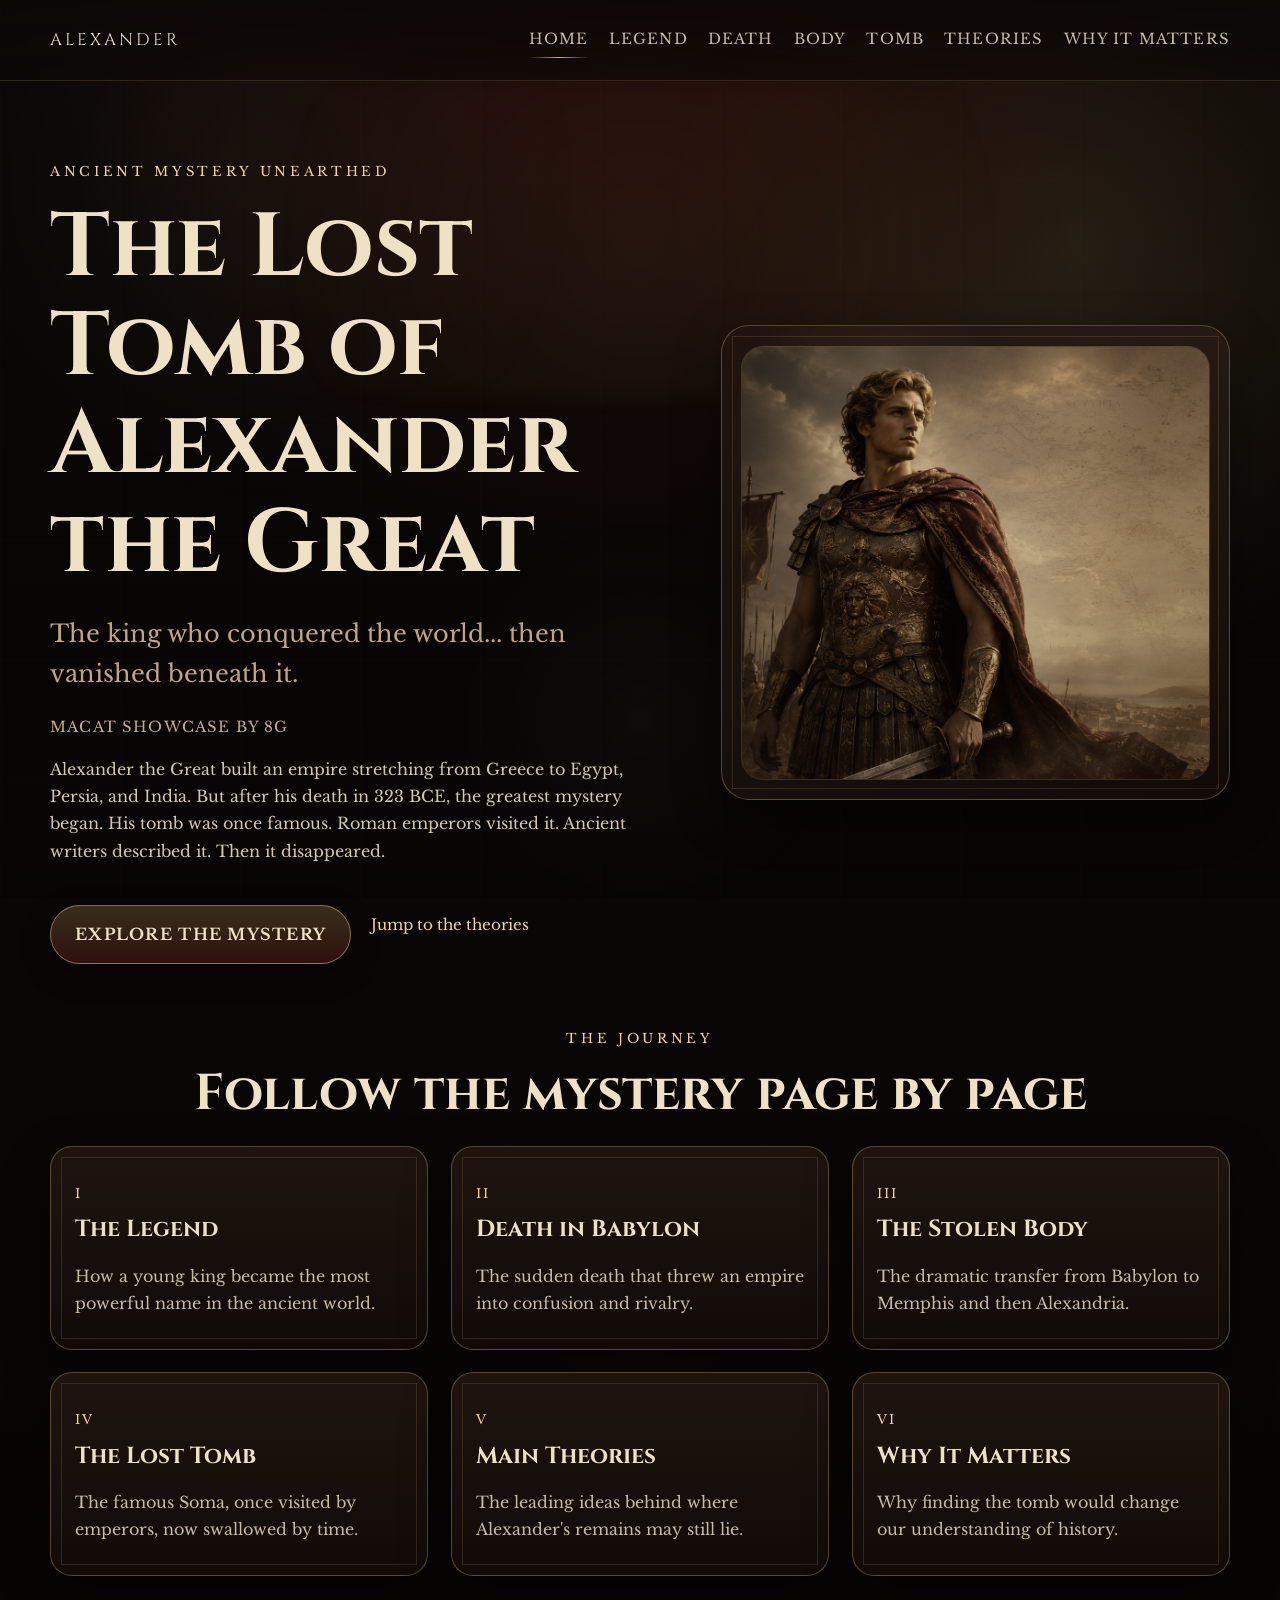
<file: index.html>
<!DOCTYPE html>
<html lang="en">
<head>
  <meta charset="UTF-8" />
  <meta name="viewport" content="width=device-width, initial-scale=1.0" />
  <title>MACAT Showcase 8G</title>
  <link rel="preconnect" href="https://fonts.googleapis.com" />
  <link rel="preconnect" href="https://fonts.gstatic.com" crossorigin />
  <link href="https://fonts.googleapis.com/css2?family=Cinzel:wght@400;600;700&family=Libre+Baskerville:wght@400;700&display=swap" rel="stylesheet" />
  <link rel="stylesheet" href="styles.css" />
</head>
<body data-page="home">
  <div class="page-shell">
    <div class="texture texture-top" aria-hidden="true"></div>
    <div class="texture texture-bottom" aria-hidden="true"></div>

    <header class="site-header">
      <nav class="site-nav">
        <a class="brand" href="index.html">Alexander</a>
        <button class="nav-toggle" type="button" aria-expanded="false" aria-controls="nav-links">
          <span></span>
          <span></span>
          <span></span>
          <span class="sr-only">Toggle navigation</span>
        </button>
        <div class="nav-links" id="nav-links">
          <a href="index.html" data-page-link="home">Home</a>
          <a href="legend.html" data-page-link="legend">Legend</a>
          <a href="death-in-babylon.html" data-page-link="death">Death</a>
          <a href="stolen-body.html" data-page-link="body">Body</a>
          <a href="lost-tomb.html" data-page-link="tomb">Tomb</a>
          <a href="theories.html" data-page-link="theories">Theories</a>
          <a href="why-it-matters.html" data-page-link="meaning">Why It Matters</a>
        </div>
      </nav>
    </header>

    <main>
      <section class="hero section page-hero">
        <div class="hero-copy reveal">
          <p class="eyebrow">Ancient Mystery Unearthed</p>
          <h1>The Lost Tomb of Alexander the Great</h1>
          <p class="subtitle">The king who conquered the world... then vanished beneath it.</p>
          <p class="intro-text">MACAT Showcase by 8G</p>
          <p class="intro">Alexander the Great built an empire stretching from Greece to Egypt, Persia, and India. But after his death in 323 BCE, the greatest mystery began. His tomb was once famous. Roman emperors visited it. Ancient writers described it. Then it disappeared.</p>
          <div class="cta-row">
            <a class="cta" href="legend.html">Explore the Mystery</a>
            <a class="text-link" href="theories.html">Jump to the theories</a>
          </div>
        </div>
        <div class="hero-visual reveal" aria-label="Decorative ancient map illustration placeholder">
          <div class="map-card">
            <div class="map-grid"></div>
            <div class="map-image-frame">
              <img
                class="map-image"
                src="static/cover_img_alexander.png"
                alt="Illustrated portrait of Alexander the Great before an ancient map and city skyline"
              />
            </div>
          </div>
        </div>
      </section>

      <section class="section reveal">
        <div class="section-heading centered">
          <p class="eyebrow">The Journey</p>
          <h2>Follow the mystery page by page</h2>
        </div>
        <div class="chapter-grid">
          <a class="chapter-card" href="legend.html">
            <span class="chapter-number">I</span>
            <h3>The Legend</h3>
            <p>How a young king became the most powerful name in the ancient world.</p>
          </a>
          <a class="chapter-card" href="death-in-babylon.html">
            <span class="chapter-number">II</span>
            <h3>Death in Babylon</h3>
            <p>The sudden death that threw an empire into confusion and rivalry.</p>
          </a>
          <a class="chapter-card" href="stolen-body.html">
            <span class="chapter-number">III</span>
            <h3>The Stolen Body</h3>
            <p>The dramatic transfer from Babylon to Memphis and then Alexandria.</p>
          </a>
          <a class="chapter-card" href="lost-tomb.html">
            <span class="chapter-number">IV</span>
            <h3>The Lost Tomb</h3>
            <p>The famous Soma, once visited by emperors, now swallowed by time.</p>
          </a>
          <a class="chapter-card" href="theories.html">
            <span class="chapter-number">V</span>
            <h3>Main Theories</h3>
            <p>The leading ideas behind where Alexander's remains may still lie.</p>
          </a>
          <a class="chapter-card" href="why-it-matters.html">
            <span class="chapter-number">VI</span>
            <h3>Why It Matters</h3>
            <p>Why finding the tomb would change our understanding of history.</p>
          </a>
        </div>
      </section>
    </main>
  </div>

  <script src="script.js"></script>
</body>
</html>
</file>
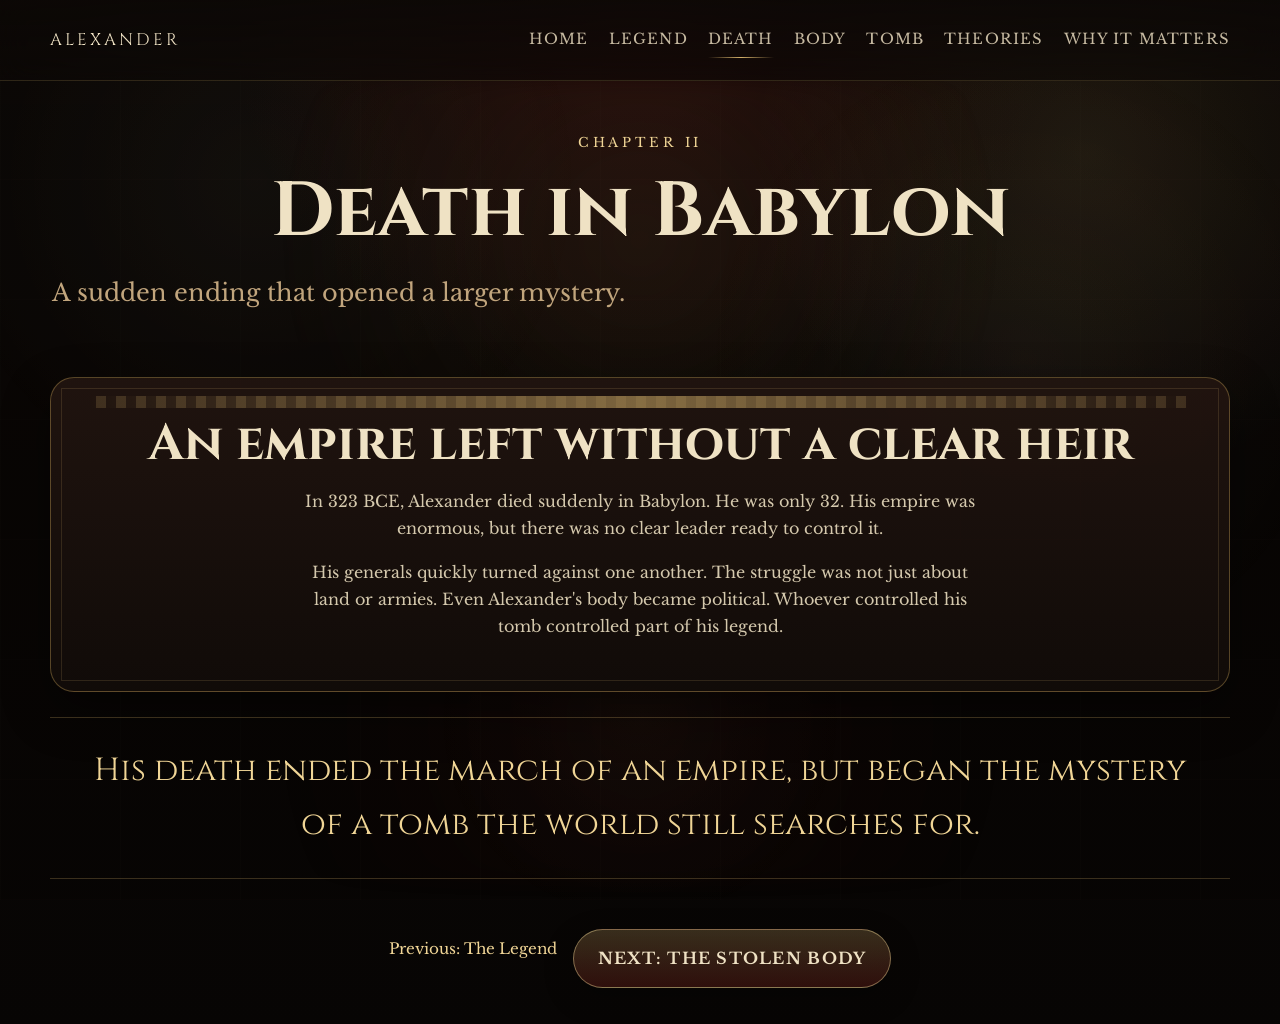
<file: death-in-babylon.html>
<!DOCTYPE html>
<html lang="en">
<head>
  <meta charset="UTF-8" />
  <meta name="viewport" content="width=device-width, initial-scale=1.0" />
  <title>Death in Babylon | The Lost Tomb of Alexander the Great</title>
  <link rel="preconnect" href="https://fonts.googleapis.com" />
  <link rel="preconnect" href="https://fonts.gstatic.com" crossorigin />
  <link href="https://fonts.googleapis.com/css2?family=Cinzel:wght@400;600;700&family=Libre+Baskerville:wght@400;700&display=swap" rel="stylesheet" />
  <link rel="stylesheet" href="styles.css" />
</head>
<body data-page="death">
  <div class="page-shell">
    <div class="texture texture-top" aria-hidden="true"></div>
    <div class="texture texture-bottom" aria-hidden="true"></div>
    <header class="site-header">
      <nav class="site-nav">
        <a class="brand" href="index.html">Alexander</a>
        <button class="nav-toggle" type="button" aria-expanded="false" aria-controls="nav-links">
          <span></span><span></span><span></span><span class="sr-only">Toggle navigation</span>
        </button>
        <div class="nav-links" id="nav-links">
          <a href="index.html" data-page-link="home">Home</a>
          <a href="legend.html" data-page-link="legend">Legend</a>
          <a href="death-in-babylon.html" data-page-link="death">Death</a>
          <a href="stolen-body.html" data-page-link="body">Body</a>
          <a href="lost-tomb.html" data-page-link="tomb">Tomb</a>
          <a href="theories.html" data-page-link="theories">Theories</a>
          <a href="why-it-matters.html" data-page-link="meaning">Why It Matters</a>
        </div>
      </nav>
    </header>
    <main class="story-page">
      <section class="page-banner section reveal">
        <p class="eyebrow">Chapter II</p>
        <h1>Death in Babylon</h1>
        <p class="subtitle">A sudden ending that opened a larger mystery.</p>
      </section>
      <section class="content-panel section reveal">
        <div class="section-heading">
          <h2>An empire left without a clear heir</h2>
        </div>
        <p>In 323 BCE, Alexander died suddenly in Babylon. He was only 32. His empire was enormous, but there was no clear leader ready to control it.</p>
        <p>His generals quickly turned against one another. The struggle was not just about land or armies. Even Alexander's body became political. Whoever controlled his tomb controlled part of his legend.</p>
      </section>
      <section class="quote-panel section reveal">
        <p>His death ended the march of an empire, but began the mystery of a tomb the world still searches for.
        </p>
      </section>
      <section class="page-nav section reveal">
        <a class="text-link" href="legend.html">Previous: The Legend</a>
        <a class="cta" href="stolen-body.html">Next: The Stolen Body</a>
      </section>
    </main>
  </div>
  <script src="script.js"></script>
</body>
</html>
</file>
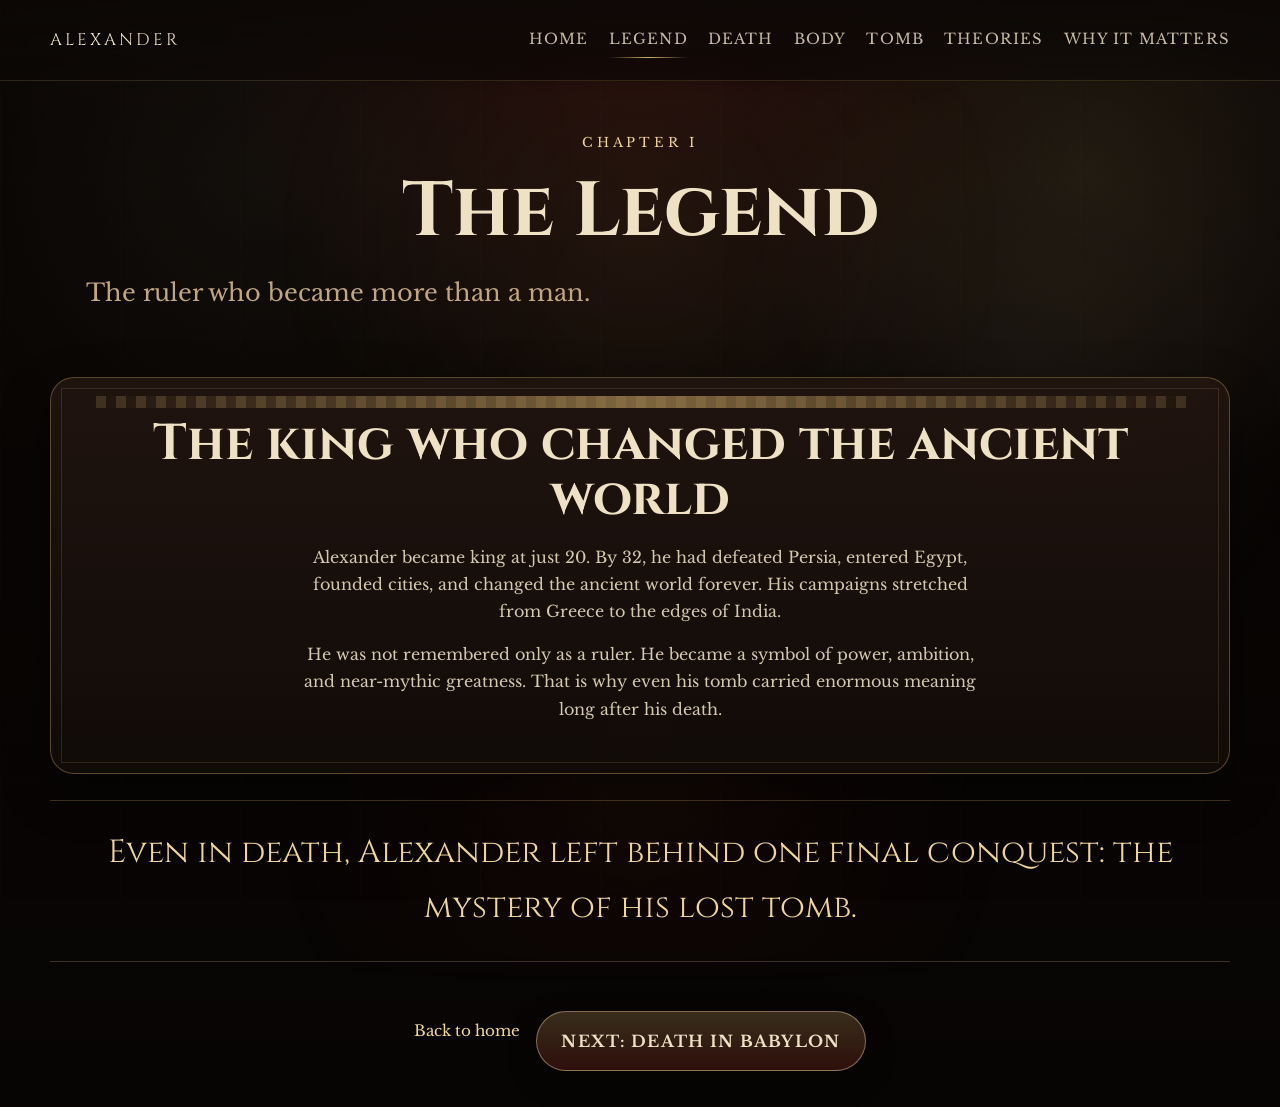
<file: legend.html>
<!DOCTYPE html>
<html lang="en">
<head>
  <meta charset="UTF-8" />
  <meta name="viewport" content="width=device-width, initial-scale=1.0" />
  <title>The Legend | The Lost Tomb of Alexander the Great</title>
  <link rel="preconnect" href="https://fonts.googleapis.com" />
  <link rel="preconnect" href="https://fonts.gstatic.com" crossorigin />
  <link href="https://fonts.googleapis.com/css2?family=Cinzel:wght@400;600;700&family=Libre+Baskerville:wght@400;700&display=swap" rel="stylesheet" />
  <link rel="stylesheet" href="styles.css" />
</head>
<body data-page="legend">
  <div class="page-shell">
    <div class="texture texture-top" aria-hidden="true"></div>
    <div class="texture texture-bottom" aria-hidden="true"></div>
    <header class="site-header">
      <nav class="site-nav">
        <a class="brand" href="index.html">Alexander</a>
        <button class="nav-toggle" type="button" aria-expanded="false" aria-controls="nav-links">
          <span></span><span></span><span></span><span class="sr-only">Toggle navigation</span>
        </button>
        <div class="nav-links" id="nav-links">
          <a href="index.html" data-page-link="home">Home</a>
          <a href="legend.html" data-page-link="legend">Legend</a>
          <a href="death-in-babylon.html" data-page-link="death">Death</a>
          <a href="stolen-body.html" data-page-link="body">Body</a>
          <a href="lost-tomb.html" data-page-link="tomb">Tomb</a>
          <a href="theories.html" data-page-link="theories">Theories</a>
          <a href="why-it-matters.html" data-page-link="meaning">Why It Matters</a>
        </div>
      </nav>
    </header>
    <main class="story-page">
      <section class="page-banner section reveal">
        <p class="eyebrow">Chapter I</p>
        <h1>The Legend</h1>
        <p class="subtitle">The ruler who became more than a man.</p>
      </section>
      <section class="content-panel section reveal">
        <div class="section-heading">
          <h2>The king who changed the ancient world</h2>
        </div>
        <p>Alexander became king at just 20. By 32, he had defeated Persia, entered Egypt, founded cities, and changed the ancient world forever. His campaigns stretched from Greece to the edges of India.</p>
        <p>He was not remembered only as a ruler. He became a symbol of power, ambition, and near-mythic greatness. That is why even his tomb carried enormous meaning long after his death.</p>
      </section>
      <section class="quote-panel section reveal">
        <p>Even in death, Alexander left behind one final conquest: the mystery of his lost tomb.
          </p>
      </section>
      <section class="page-nav section reveal">
        <a class="text-link" href="index.html">Back to home</a>
        <a class="cta" href="death-in-babylon.html">Next: Death in Babylon</a>
      </section>
    </main>
  </div>
  <script src="script.js"></script>
</body>
</html>
</file>
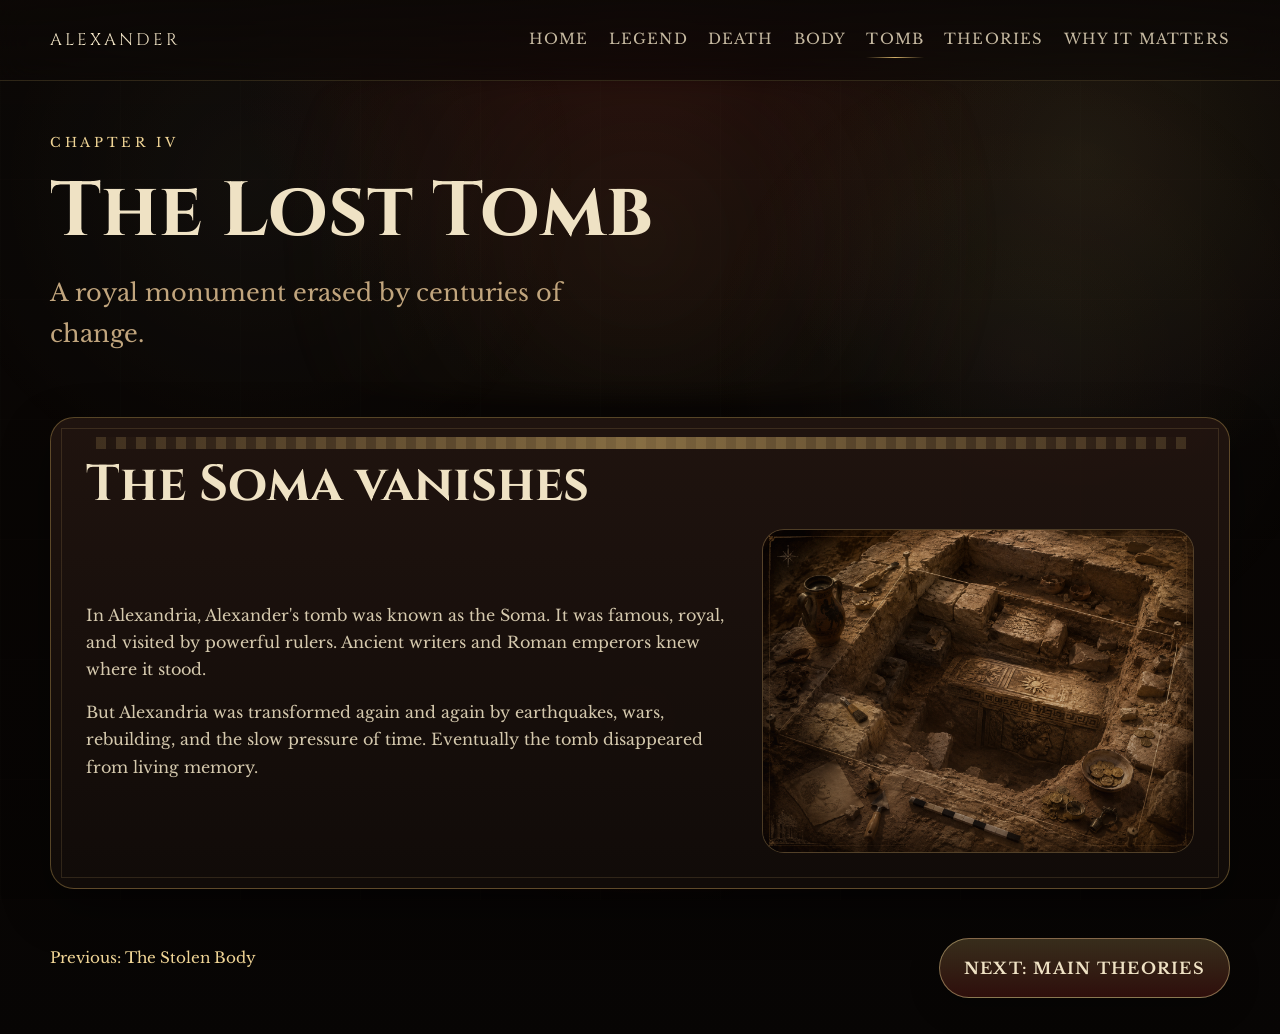
<file: lost-tomb.html>
<!DOCTYPE html>
<html lang="en">
<head>
  <meta charset="UTF-8" />
  <meta name="viewport" content="width=device-width, initial-scale=1.0" />
  <title>The Lost Tomb | The Lost Tomb of Alexander the Great</title>
  <link rel="preconnect" href="https://fonts.googleapis.com" />
  <link rel="preconnect" href="https://fonts.gstatic.com" crossorigin />
  <link href="https://fonts.googleapis.com/css2?family=Cinzel:wght@400;600;700&family=Libre+Baskerville:wght@400;700&display=swap" rel="stylesheet" />
  <link rel="stylesheet" href="styles.css" />
</head>
<body data-page="tomb">
  <div class="page-shell">
    <div class="texture texture-top" aria-hidden="true"></div>
    <div class="texture texture-bottom" aria-hidden="true"></div>
    <header class="site-header">
      <nav class="site-nav">
        <a class="brand" href="index.html">Alexander</a>
        <button class="nav-toggle" type="button" aria-expanded="false" aria-controls="nav-links">
          <span></span><span></span><span></span><span class="sr-only">Toggle navigation</span>
        </button>
        <div class="nav-links" id="nav-links">
          <a href="index.html" data-page-link="home">Home</a>
          <a href="legend.html" data-page-link="legend">Legend</a>
          <a href="death-in-babylon.html" data-page-link="death">Death</a>
          <a href="stolen-body.html" data-page-link="body">Body</a>
          <a href="lost-tomb.html" data-page-link="tomb">Tomb</a>
          <a href="theories.html" data-page-link="theories">Theories</a>
          <a href="why-it-matters.html" data-page-link="meaning">Why It Matters</a>
        </div>
      </nav>
    </header>
    <main class="story-page">
      <section class="page-banner section reveal">
        <p class="eyebrow">Chapter IV</p>
        <h1>The Lost Tomb</h1>
        <p class="subtitle">A royal monument erased by centuries of change.</p>
      </section>
      <section class="content-panel section reveal">
        <div class="section-heading">
          <h2>The Soma vanishes</h2>
        </div>
        <div class="split-layout">
          <div>
            <p>In Alexandria, Alexander's tomb was known as the Soma. It was famous, royal, and visited by powerful rulers. Ancient writers and Roman emperors knew where it stood.</p>
            <p>But Alexandria was transformed again and again by earthquakes, wars, rebuilding, and the slow pressure of time. Eventually the tomb disappeared from living memory.</p>
          </div>
          <div class="artifact-plate-frame">
            <img
              class="artifact-plate-image"
              src="static/excavation_plate.png"
              alt="Excavation plate style illustration related to the search for Alexander's tomb"
            />
          </div>
        </div>
      </section>
      <section class="page-nav section reveal">
        <a class="text-link" href="stolen-body.html">Previous: The Stolen Body</a>
        <a class="cta" href="theories.html">Next: Main Theories</a>
      </section>
    </main>
  </div>
  <script src="script.js"></script>
</body>
</html>
</file>
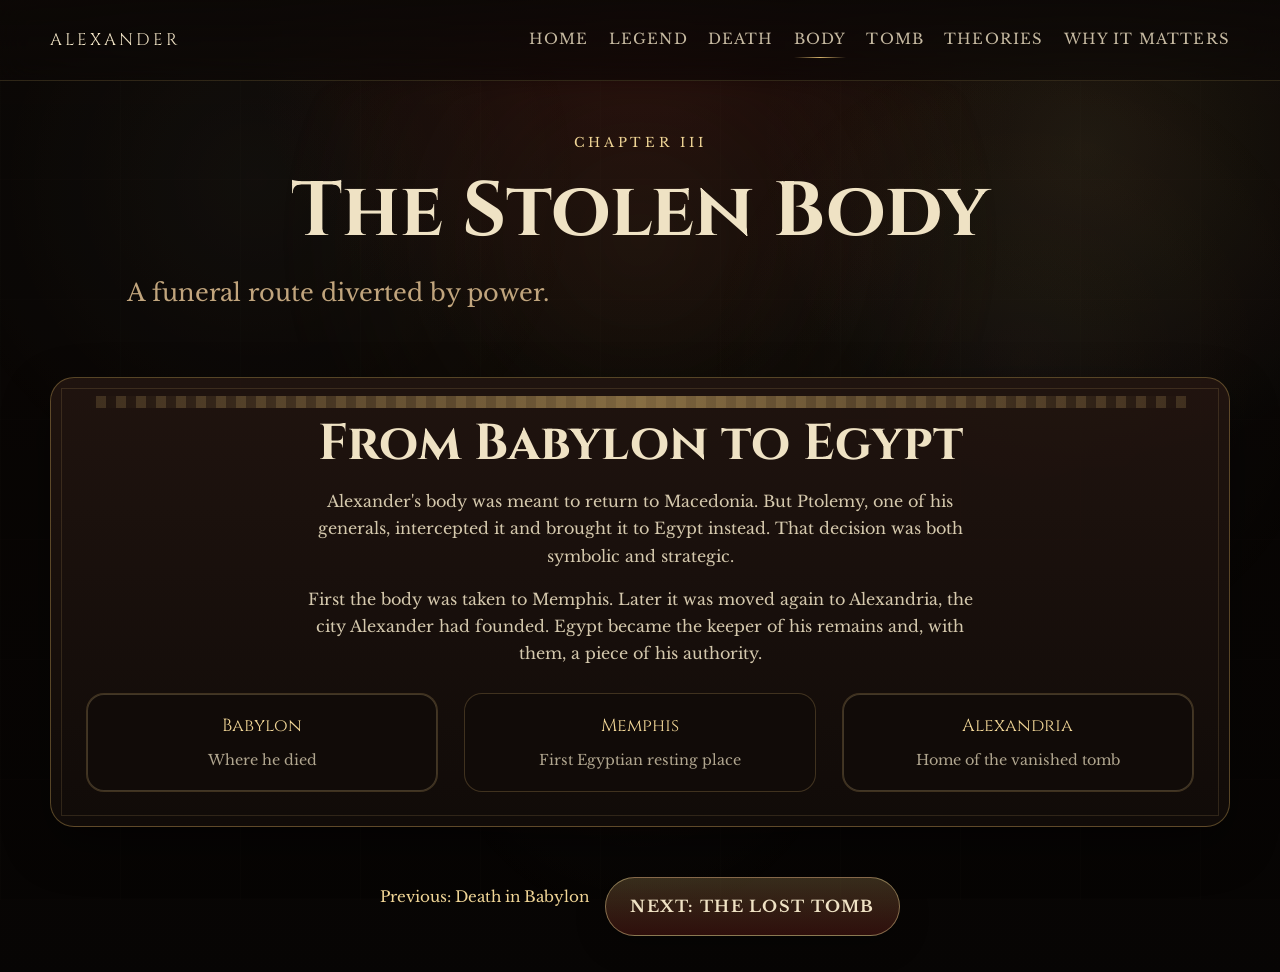
<file: stolen-body.html>
<!DOCTYPE html>
<html lang="en">
<head>
  <meta charset="UTF-8" />
  <meta name="viewport" content="width=device-width, initial-scale=1.0" />
  <title>The Stolen Body | The Lost Tomb of Alexander the Great</title>
  <link rel="preconnect" href="https://fonts.googleapis.com" />
  <link rel="preconnect" href="https://fonts.gstatic.com" crossorigin />
  <link href="https://fonts.googleapis.com/css2?family=Cinzel:wght@400;600;700&family=Libre+Baskerville:wght@400;700&display=swap" rel="stylesheet" />
  <link rel="stylesheet" href="styles.css" />
</head>
<body data-page="body">
  <div class="page-shell">
    <div class="texture texture-top" aria-hidden="true"></div>
    <div class="texture texture-bottom" aria-hidden="true"></div>
    <header class="site-header">
      <nav class="site-nav">
        <a class="brand" href="index.html">Alexander</a>
        <button class="nav-toggle" type="button" aria-expanded="false" aria-controls="nav-links">
          <span></span><span></span><span></span><span class="sr-only">Toggle navigation</span>
        </button>
        <div class="nav-links" id="nav-links">
          <a href="index.html" data-page-link="home">Home</a>
          <a href="legend.html" data-page-link="legend">Legend</a>
          <a href="death-in-babylon.html" data-page-link="death">Death</a>
          <a href="stolen-body.html" data-page-link="body">Body</a>
          <a href="lost-tomb.html" data-page-link="tomb">Tomb</a>
          <a href="theories.html" data-page-link="theories">Theories</a>
          <a href="why-it-matters.html" data-page-link="meaning">Why It Matters</a>
        </div>
      </nav>
    </header>
    <main class="story-page">
      <section class="page-banner section reveal">
        <p class="eyebrow">Chapter III</p>
        <h1>The Stolen Body</h1>
        <p class="subtitle">A funeral route diverted by power.</p>
      </section>
      <section class="content-panel section reveal">
        <div class="section-heading">
          <h2>From Babylon to Egypt</h2>
        </div>
        <p>Alexander's body was meant to return to Macedonia. But Ptolemy, one of his generals, intercepted it and brought it to Egypt instead. That decision was both symbolic and strategic.</p>
        <p>First the body was taken to Memphis. Later it was moved again to Alexandria, the city Alexander had founded. Egypt became the keeper of his remains and, with them, a piece of his authority.</p>
        <div class="route-card">
          <div class="route-step active">
            <span class="route-city">Babylon</span>
            <span class="route-note">Where he died</span>
          </div>
          <div class="route-line" aria-hidden="true"></div>
          <div class="route-step">
            <span class="route-city">Memphis</span>
            <span class="route-note">First Egyptian resting place</span>
          </div>
          <div class="route-line" aria-hidden="true"></div>
          <div class="route-step final">
            <span class="route-city">Alexandria</span>
            <span class="route-note">Home of the vanished tomb</span>
          </div>
        </div>
      </section>
      <section class="page-nav section reveal">
        <a class="text-link" href="death-in-babylon.html">Previous: Death in Babylon</a>
        <a class="cta" href="lost-tomb.html">Next: The Lost Tomb</a>
      </section>
    </main>
  </div>
  <script src="script.js"></script>
</body>
</html>
</file>
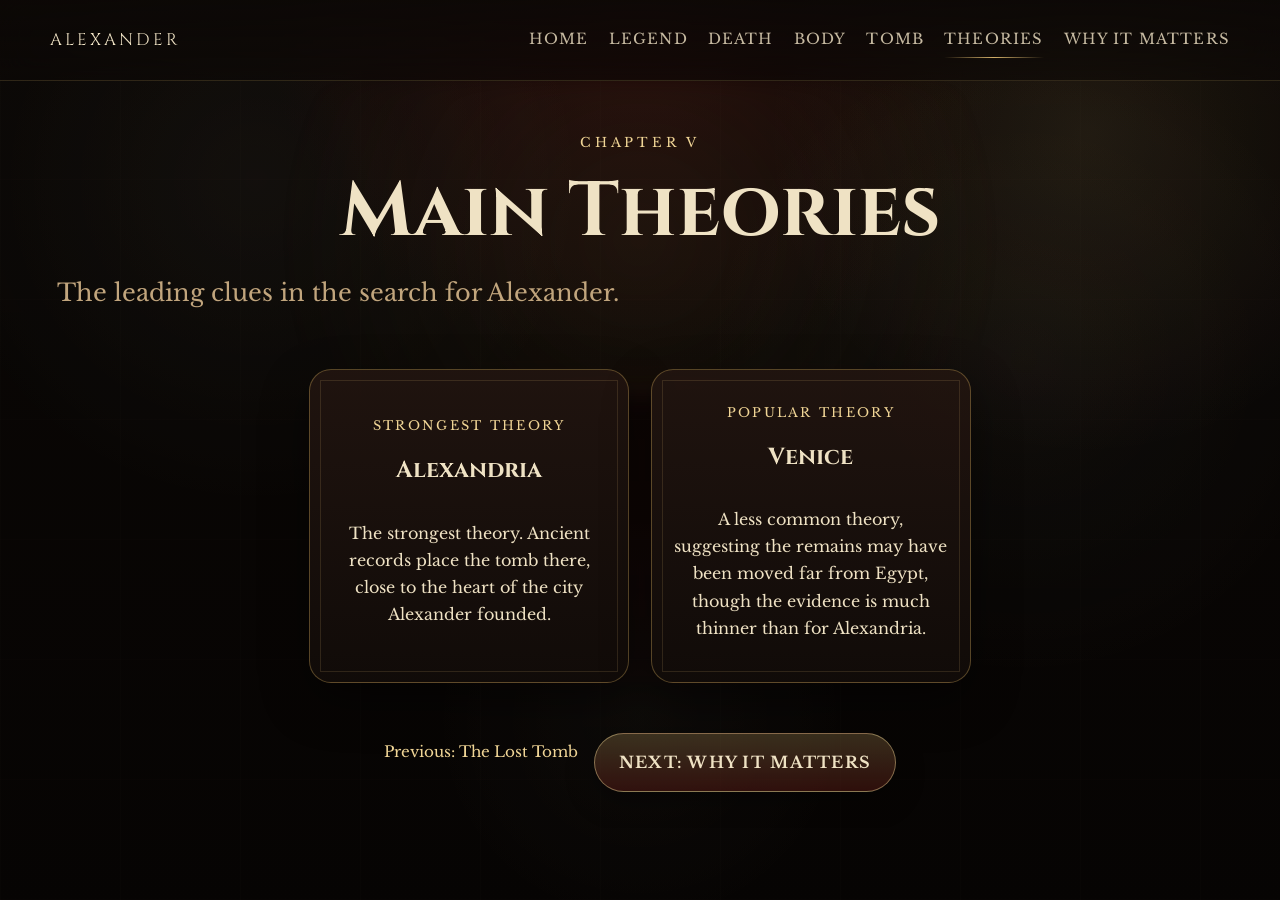
<file: theories.html>
<!DOCTYPE html>
<html lang="en">
<head>
  <meta charset="UTF-8" />
  <meta name="viewport" content="width=device-width, initial-scale=1.0" />
  <title>Main Theories | The Lost Tomb of Alexander the Great</title>
  <link rel="preconnect" href="https://fonts.googleapis.com" />
  <link rel="preconnect" href="https://fonts.gstatic.com" crossorigin />
  <link href="https://fonts.googleapis.com/css2?family=Cinzel:wght@400;600;700&family=Libre+Baskerville:wght@400;700&display=swap" rel="stylesheet" />
  <link rel="stylesheet" href="styles.css" />
</head>
<body data-page="theories">
  <div class="page-shell">
    <div class="texture texture-top" aria-hidden="true"></div>
    <div class="texture texture-bottom" aria-hidden="true"></div>
    <header class="site-header">
      <nav class="site-nav">
        <a class="brand" href="index.html">Alexander</a>
        <button class="nav-toggle" type="button" aria-expanded="false" aria-controls="nav-links">
          <span></span><span></span><span></span><span class="sr-only">Toggle navigation</span>
        </button>
        <div class="nav-links" id="nav-links">
          <a href="index.html" data-page-link="home">Home</a>
          <a href="legend.html" data-page-link="legend">Legend</a>
          <a href="death-in-babylon.html" data-page-link="death">Death</a>
          <a href="stolen-body.html" data-page-link="body">Body</a>
          <a href="lost-tomb.html" data-page-link="tomb">Tomb</a>
          <a href="theories.html" data-page-link="theories">Theories</a>
          <a href="why-it-matters.html" data-page-link="meaning">Why It Matters</a>
        </div>
      </nav>
    </header>
    <main class="story-page">
      <section class="page-banner section reveal">
        <p class="eyebrow">Chapter V</p>
        <h1>Main Theories</h1>
        <p class="subtitle">The leading clues in the search for Alexander.</p>
      </section>
      <section class="section reveal">
        <div class="theory-grid">
          <article class="theory-card theory-card-featured">
            <p class="theory-tag">Strongest Theory</p>
            <h3>Alexandria</h3>
            <p>The strongest theory. Ancient records place the tomb there, close to the heart of the city Alexander founded.</p>
          </article>
          <article class="theory-card">
            <p class="theory-tag">Popular Theory</p>
            <h3>Venice</h3>
            <p>A less common theory, suggesting the remains may have been moved far from Egypt, though the evidence is much thinner than for Alexandria.</p>
          </article>
        </div>
      </section>
      <section class="page-nav section reveal">
        <a class="text-link" href="lost-tomb.html">Previous: The Lost Tomb</a>
        <a class="cta" href="why-it-matters.html">Next: Why It Matters</a>
      </section>
    </main>
  </div>
  <script src="script.js"></script>
</body>
</html>
</file>
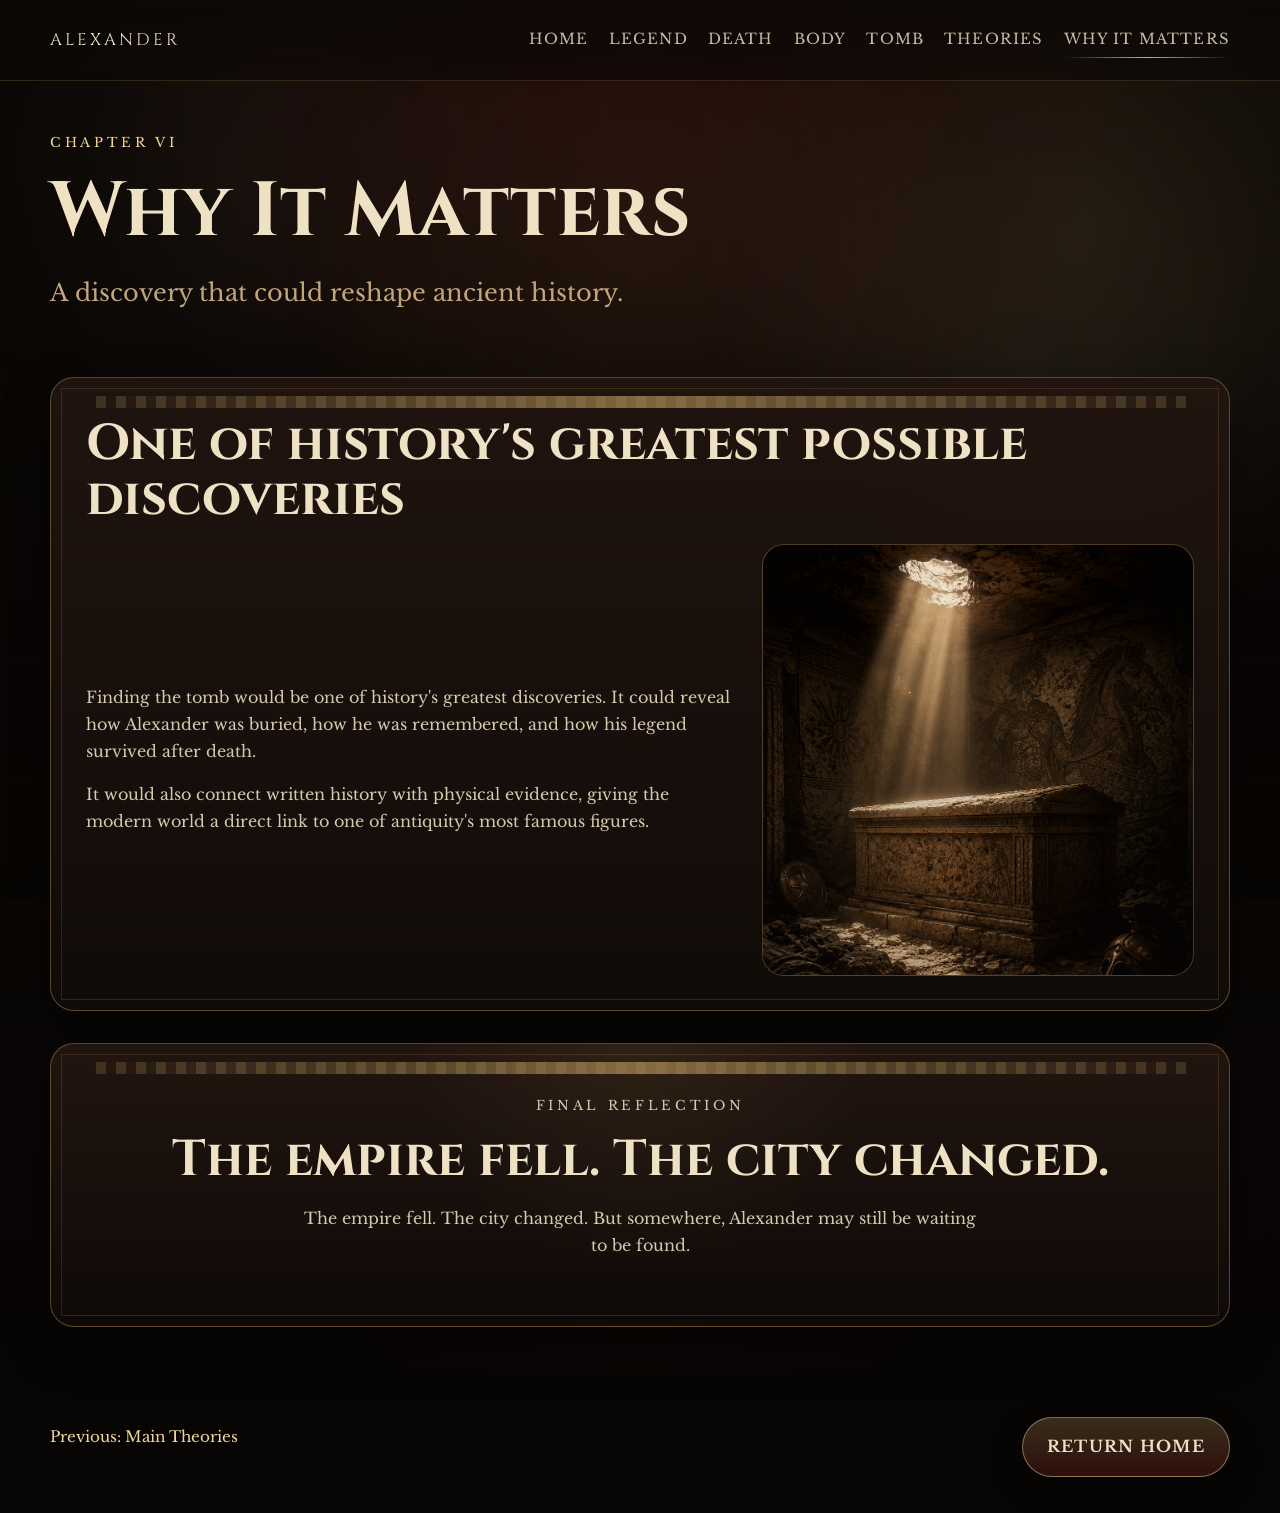
<file: why-it-matters.html>
<!DOCTYPE html>
<html lang="en">
<head>
  <meta charset="UTF-8" />
  <meta name="viewport" content="width=device-width, initial-scale=1.0" />
  <title>Why It Matters | The Lost Tomb of Alexander the Great</title>
  <link rel="preconnect" href="https://fonts.googleapis.com" />
  <link rel="preconnect" href="https://fonts.gstatic.com" crossorigin />
  <link href="https://fonts.googleapis.com/css2?family=Cinzel:wght@400;600;700&family=Libre+Baskerville:wght@400;700&display=swap" rel="stylesheet" />
  <link rel="stylesheet" href="styles.css" />
</head>
<body data-page="meaning">
  <div class="page-shell">
    <div class="texture texture-top" aria-hidden="true"></div>
    <div class="texture texture-bottom" aria-hidden="true"></div>
    <header class="site-header">
      <nav class="site-nav">
        <a class="brand" href="index.html">Alexander</a>
        <button class="nav-toggle" type="button" aria-expanded="false" aria-controls="nav-links">
          <span></span><span></span><span></span><span class="sr-only">Toggle navigation</span>
        </button>
        <div class="nav-links" id="nav-links">
          <a href="index.html" data-page-link="home">Home</a>
          <a href="legend.html" data-page-link="legend">Legend</a>
          <a href="death-in-babylon.html" data-page-link="death">Death</a>
          <a href="stolen-body.html" data-page-link="body">Body</a>
          <a href="lost-tomb.html" data-page-link="tomb">Tomb</a>
          <a href="theories.html" data-page-link="theories">Theories</a>
          <a href="why-it-matters.html" data-page-link="meaning">Why It Matters</a>
        </div>
      </nav>
    </header>
    <main class="story-page">
      <section class="page-banner section reveal">
        <p class="eyebrow">Chapter VI</p>
        <h1>Why It Matters</h1>
        <p class="subtitle">A discovery that could reshape ancient history.</p>
      </section>
      <section class="content-panel section reveal">
        <div class="section-heading">
          <h2>One of history's greatest possible discoveries</h2>
        </div>
        <div class="split-layout">
          <div>
            <p>Finding the tomb would be one of history's greatest discoveries. It could reveal how Alexander was buried, how he was remembered, and how his legend survived after death.</p>
            <p>It would also connect written history with physical evidence, giving the modern world a direct link to one of antiquity's most famous figures.</p>
          </div>
          <div class="discovery-image-frame">
            <img
              class="discovery-image"
              src="static/one-of-historys-img.png"
              alt="Dramatic tomb chamber illustration suggesting the scale of a possible historical discovery"
            />
          </div>
        </div>
      </section>
      <section class="final-panel section reveal">
        <div class="section-heading centered">
          <p class="eyebrow">Final Reflection</p>
          <h2>The empire fell. The city changed.</h2>
        </div>
        <p>The empire fell. The city changed. But somewhere, Alexander may still be waiting to be found.</p>
      </section>
      <section class="page-nav section reveal">
        <a class="text-link" href="theories.html">Previous: Main Theories</a>
        <a class="cta" href="index.html">Return Home</a>
      </section>
    </main>
  </div>
  <script src="script.js"></script>
</body>
</html>
</file>
<file: styles.css>
:root {
  --bg: #120d0a;
  --bg-deep: #090604;
  --panel: rgba(33, 21, 15, 0.82);
  --panel-strong: rgba(23, 14, 10, 0.9);
  --border: rgba(201, 162, 88, 0.38);
  --gold: #d3b06a;
  --gold-bright: #f0d596;
  --ivory: #efe2c4;
  --sand: #c1a57d;
  --red: #6f1f19;
  --shadow: 0 18px 48px rgba(0, 0, 0, 0.42);
  --max-width: 1180px;
  --nav-height: 80px;
  --section-gap: 2rem;
  --panel-padding-y: 2.15rem;
  --panel-padding-x: 2.2rem;
}

* {
  box-sizing: border-box;
}

html {
  scroll-behavior: smooth;
}

body {
  margin: 0;
  min-height: 100vh;
  color: var(--ivory);
  font-family: "Libre Baskerville", Georgia, serif;
  background:
    radial-gradient(circle at top, rgba(111, 31, 25, 0.28), transparent 34%),
    radial-gradient(circle at 85% 15%, rgba(211, 176, 106, 0.12), transparent 24%),
    linear-gradient(180deg, rgba(12, 8, 6, 0.92), rgba(7, 5, 4, 0.97)),
    #0b0705;
  line-height: 1.7;
}

body::before,
body::after {
  content: "";
  position: fixed;
  inset: 0;
  pointer-events: none;
  z-index: -2;
}

body::before {
  background:
    linear-gradient(rgba(8, 5, 3, 0.2), rgba(8, 5, 3, 0.25)),
    repeating-linear-gradient(
      90deg,
      rgba(255, 255, 255, 0.02) 0,
      rgba(255, 255, 255, 0.02) 1px,
      transparent 1px,
      transparent 120px
    ),
    repeating-linear-gradient(
      0deg,
      rgba(255, 255, 255, 0.015) 0,
      rgba(255, 255, 255, 0.015) 1px,
      transparent 1px,
      transparent 120px
    );
  opacity: 0.45;
}

body::after {
  background:
    radial-gradient(circle at 20% 20%, rgba(255, 240, 210, 0.06), transparent 28%),
    radial-gradient(circle at 80% 40%, rgba(255, 240, 210, 0.05), transparent 30%),
    radial-gradient(circle at 50% 80%, rgba(255, 240, 210, 0.04), transparent 24%);
  opacity: 0.7;
}

img {
  max-width: 100%;
  display: block;
}

button,
a {
  -webkit-tap-highlight-color: transparent;
}

.page-shell {
  position: relative;
  overflow: hidden;
}

.texture {
  position: absolute;
  left: 50%;
  width: min(1100px, 92vw);
  height: 320px;
  transform: translateX(-50%);
  filter: blur(10px);
  opacity: 0.16;
  pointer-events: none;
}

.texture-top {
  top: 80px;
  background: radial-gradient(circle, rgba(211, 176, 106, 0.45), transparent 66%);
}

.texture-bottom {
  bottom: 140px;
  background: radial-gradient(circle, rgba(111, 31, 25, 0.5), transparent 66%);
}

.site-header {
  position: sticky;
  top: 0;
  z-index: 20;
  backdrop-filter: blur(16px);
  background: linear-gradient(180deg, rgba(12, 8, 6, 0.9), rgba(12, 8, 6, 0.58));
  border-bottom: 1px solid rgba(211, 176, 106, 0.18);
}

.site-nav {
  width: min(var(--max-width), calc(100% - 2rem));
  min-height: var(--nav-height);
  margin: 0 auto;
  display: flex;
  align-items: center;
  justify-content: space-between;
  gap: 1.5rem;
}

.brand,
.site-nav a {
  color: var(--ivory);
  text-decoration: none;
}

.brand {
  font-family: "Cinzel", Georgia, serif;
  font-size: 1.05rem;
  letter-spacing: 0.18em;
  text-transform: uppercase;
}

.nav-links {
  display: flex;
  align-items: center;
  gap: 1.25rem;
}

.nav-links a {
  position: relative;
  font-size: 0.92rem;
  letter-spacing: 0.08em;
  text-transform: uppercase;
  color: rgba(239, 226, 196, 0.82);
}

.nav-links a::after {
  content: "";
  position: absolute;
  left: 0;
  bottom: -0.35rem;
  width: 100%;
  height: 1px;
  background: linear-gradient(90deg, transparent, var(--gold), transparent);
  transform: scaleX(0);
  transform-origin: center;
  transition: transform 220ms ease;
}

.nav-links a:hover::after,
.nav-links a:focus-visible::after,
.nav-links a.active::after {
  transform: scaleX(1);
}

.nav-toggle {
  display: none;
  width: 46px;
  height: 46px;
  border: 1px solid rgba(211, 176, 106, 0.25);
  border-radius: 50%;
  background: rgba(25, 16, 11, 0.72);
  align-items: center;
  justify-content: center;
  flex-direction: column;
  gap: 4px;
  cursor: pointer;
}

.nav-toggle span {
  display: block;
  width: 18px;
  height: 1.5px;
  background: var(--gold-bright);
}

.sr-only {
  position: absolute;
  width: 1px;
  height: 1px;
  padding: 0;
  margin: -1px;
  overflow: hidden;
  clip: rect(0, 0, 0, 0);
  white-space: nowrap;
  border: 0;
}

.section {
  width: min(var(--max-width), calc(100% - 2rem));
  margin: 0 auto;
}

.hero {
  min-height: calc(100vh - var(--nav-height));
  display: grid;
  grid-template-columns: 1.1fr 0.9fr;
  gap: 3rem;
  align-items: center;
  padding: 5rem 0 4rem;
}

.page-hero {
  min-height: auto;
}

.hero-copy h1,
.section-heading h2 {
  font-family: "Cinzel", Georgia, serif;
  line-height: 1.1;
  margin: 0;
}

.hero-copy h1 {
  font-size: clamp(3rem, 7vw, 5.6rem);
  max-width: 10ch;
  text-wrap: balance;
}

.eyebrow {
  margin: 0 0 1rem;
  font-size: 0.82rem;
  letter-spacing: 0.28em;
  text-transform: uppercase;
  color: var(--gold-bright);
}

.subtitle {
  font-size: clamp(1.15rem, 2vw, 1.5rem);
  color: var(--sand);
  margin: 1.25rem 0;
  max-width: 36rem;
}

.intro-text {
  margin: 0 0 1rem;
  color: rgba(240, 213, 150, 0.82);
  font-size: 0.92rem;
  letter-spacing: 0.08em;
  text-transform: uppercase;
}

.intro,
.content-panel p,
.final-panel p {
  max-width: 42rem;
  color: rgba(239, 226, 196, 0.88);
}

.cta {
  display: inline-flex;
  align-items: center;
  justify-content: center;
  margin-top: 1.25rem;
  padding: 0.95rem 1.5rem;
  border: 1px solid rgba(240, 213, 150, 0.45);
  border-radius: 999px;
  background: linear-gradient(180deg, rgba(211, 176, 106, 0.24), rgba(111, 31, 25, 0.38));
  color: var(--ivory);
  text-decoration: none;
  font-weight: 700;
  letter-spacing: 0.08em;
  text-transform: uppercase;
  box-shadow: 0 10px 30px rgba(0, 0, 0, 0.28);
  transition: transform 220ms ease, box-shadow 220ms ease, border-color 220ms ease;
}

.cta:hover,
.cta:focus-visible {
  transform: translateY(-2px);
  box-shadow: 0 16px 30px rgba(0, 0, 0, 0.35);
  border-color: rgba(240, 213, 150, 0.72);
}

.cta-row {
  display: flex;
  flex-wrap: wrap;
  gap: 1rem 1.2rem;
  align-items: center;
  margin-top: 1.25rem;
}

.text-link {
  color: var(--gold-bright);
  text-decoration: none;
  font-size: 0.95rem;
}

.text-link:hover,
.text-link:focus-visible {
  text-decoration: underline;
}

.hero-visual {
  justify-self: end;
  width: min(100%, 520px);
}

.map-card,
.content-panel,
.final-panel,
.theory-card {
  position: relative;
  background: linear-gradient(180deg, rgba(34, 21, 16, 0.92), rgba(18, 12, 9, 0.92));
  border: 1px solid var(--border);
  box-shadow: var(--shadow);
}

.map-card {
  min-height: 520px;
  border-radius: 28px;
  overflow: hidden;
  padding: 1.5rem;
}

body[data-page="home"] .map-card {
  min-height: 0;
  padding: 1.2rem;
}

.map-card::before,
.content-panel::before,
.final-panel::before,
.theory-card::before {
  content: "";
  position: absolute;
  inset: 10px;
  border: 1px solid rgba(211, 176, 106, 0.16);
  pointer-events: none;
}

.map-card::after {
  content: "";
  position: absolute;
  inset: 0;
  background:
    radial-gradient(circle at 30% 25%, rgba(211, 176, 106, 0.12), transparent 30%),
    radial-gradient(circle at 70% 65%, rgba(111, 31, 25, 0.18), transparent 32%),
    linear-gradient(135deg, transparent 0%, rgba(255, 255, 255, 0.02) 50%, transparent 100%);
}

.map-grid {
  position: absolute;
  inset: 1.25rem;
  border-radius: 22px;
  background:
    repeating-linear-gradient(90deg, rgba(211, 176, 106, 0.08) 0 1px, transparent 1px 72px),
    repeating-linear-gradient(0deg, rgba(211, 176, 106, 0.08) 0 1px, transparent 1px 72px),
    linear-gradient(180deg, rgba(47, 31, 22, 0.7), rgba(23, 15, 11, 0.85));
}

.map-route {
  position: absolute;
  inset: auto 2.2rem 2.2rem 2.2rem;
  display: flex;
  justify-content: space-between;
  gap: 0.75rem;
  z-index: 1;
}

.map-image-frame {
  position: absolute;
  inset: 1.9rem 1.9rem 7rem 1.9rem;
  border-radius: 22px;
  overflow: hidden;
  border: 1px solid rgba(211, 176, 106, 0.2);
  box-shadow: inset 0 0 0 1px rgba(255, 240, 210, 0.08);
  z-index: 1;
}

body[data-page="home"] .map-image-frame {
  position: relative;
  inset: auto;
  aspect-ratio: 1.08 / 1;
}

.map-image-frame::after {
  content: "";
  position: absolute;
  inset: 0;
  background:
    linear-gradient(180deg, rgba(18, 11, 8, 0.18), rgba(18, 11, 8, 0.38)),
    linear-gradient(90deg, rgba(14, 9, 6, 0.35), transparent 30%, transparent 75%, rgba(14, 9, 6, 0.16));
}

.map-image {
  width: 100%;
  height: 100%;
  object-fit: cover;
  object-position: 42% center;
  filter: sepia(0.28) saturate(0.9) contrast(1.02);
}

.map-route span {
  background: rgba(15, 10, 8, 0.76);
  border: 1px solid rgba(211, 176, 106, 0.26);
  color: var(--gold-bright);
}

.map-route span {
  padding: 0.75rem 0.9rem;
  border-radius: 999px;
  font-size: 0.88rem;
  text-align: center;
}

.content-panel,
.final-panel {
  margin-top: var(--section-gap);
  border-radius: 24px;
  padding: var(--panel-padding-y) var(--panel-padding-x);
}

.content-panel::after,
.final-panel::after {
  content: "";
  position: absolute;
  left: var(--panel-padding-x);
  right: var(--panel-padding-x);
  top: 1.15rem;
  height: 12px;
  opacity: 0.75;
  background:
    linear-gradient(90deg, transparent, rgba(211, 176, 106, 0.7), transparent),
    repeating-linear-gradient(90deg, transparent 0 10px, rgba(211, 176, 106, 0.24) 10px 20px);
}

.section-heading {
  margin-bottom: 1rem;
}

.section-heading h2 {
  font-size: clamp(2rem, 4vw, 3.15rem);
  margin-top: 0.3rem;
}

.centered {
  text-align: center;
}

.split-layout {
  display: grid;
  grid-template-columns: 1.2fr 0.8fr;
  gap: 1.75rem;
  align-items: center;
}

.artifact-placeholder {
  min-height: 240px;
  border-radius: 22px;
  border: 1px dashed rgba(211, 176, 106, 0.38);
  background:
    linear-gradient(180deg, rgba(62, 44, 30, 0.34), rgba(28, 17, 12, 0.5)),
    repeating-linear-gradient(45deg, rgba(211, 176, 106, 0.06) 0 12px, transparent 12px 24px);
  display: grid;
  place-items: center;
  color: var(--sand);
  font-family: "Cinzel", Georgia, serif;
  letter-spacing: 0.16em;
  text-transform: uppercase;
}

.artifact-plate-frame {
  position: relative;
  min-height: 240px;
  border-radius: 22px;
  overflow: hidden;
  border: 1px solid rgba(211, 176, 106, 0.28);
  box-shadow: inset 0 0 0 1px rgba(255, 240, 210, 0.08);
  background: linear-gradient(180deg, rgba(52, 35, 25, 0.45), rgba(24, 15, 11, 0.62));
}

.artifact-plate-frame::after {
  content: "";
  position: absolute;
  inset: 0;
  background:
    linear-gradient(180deg, rgba(18, 11, 8, 0.12), rgba(18, 11, 8, 0.34)),
    linear-gradient(90deg, rgba(14, 9, 6, 0.16), transparent 24%, transparent 76%, rgba(14, 9, 6, 0.16));
  pointer-events: none;
}

.artifact-plate-image {
  width: 100%;
  height: 100%;
  object-fit: cover;
  object-position: center;
  filter: sepia(0.12) saturate(0.95) contrast(1.03);
}

.discovery-image-frame {
  position: relative;
  min-height: 0;
  aspect-ratio: 1 / 1;
  align-self: stretch;
  border-radius: 22px;
  overflow: hidden;
  border: 1px solid rgba(211, 176, 106, 0.28);
  box-shadow: inset 0 0 0 1px rgba(255, 240, 210, 0.08);
  background: linear-gradient(180deg, rgba(52, 35, 25, 0.45), rgba(24, 15, 11, 0.62));
}

.discovery-image-frame::after {
  content: "";
  position: absolute;
  inset: 0;
  background:
    linear-gradient(180deg, rgba(18, 11, 8, 0.08), rgba(18, 11, 8, 0.28)),
    linear-gradient(90deg, rgba(14, 9, 6, 0.14), transparent 24%, transparent 76%, rgba(14, 9, 6, 0.14));
  pointer-events: none;
}

.discovery-image {
  width: 100%;
  height: 100%;
  object-fit: cover;
  object-position: center;
  filter: sepia(0.16) saturate(0.92) contrast(1.04);
}

.route-card {
  display: grid;
  grid-template-columns: 1fr auto 1fr auto 1fr;
  gap: 0.8rem;
  align-items: center;
  margin-top: 1.6rem;
}

.route-step {
  padding: 1.15rem 1rem;
  border-radius: 18px;
  background: rgba(18, 12, 9, 0.82);
  border: 1px solid rgba(211, 176, 106, 0.24);
  text-align: center;
}

.route-step.active,
.route-step.final {
  box-shadow: inset 0 0 0 1px rgba(240, 213, 150, 0.22);
}

.route-city {
  display: block;
  font-family: "Cinzel", Georgia, serif;
  font-size: 1.1rem;
  color: var(--gold-bright);
}

.route-note {
  display: block;
  margin-top: 0.35rem;
  font-size: 0.9rem;
  color: rgba(239, 226, 196, 0.72);
}

.route-line {
  height: 1px;
  background: linear-gradient(90deg, rgba(211, 176, 106, 0.1), rgba(211, 176, 106, 0.75), rgba(211, 176, 106, 0.1));
}

.theory-grid {
  display: grid;
  grid-template-columns: repeat(4, minmax(0, 1fr));
  gap: 1.35rem;
  margin-top: 1.5rem;
}

body[data-page="theories"] .theory-grid {
  grid-template-columns: repeat(2, minmax(260px, 320px));
  justify-content: center;
  align-items: stretch;
}

body[data-page="theories"] .theory-card,
body[data-page="theories"] .theory-card-featured {
  background: linear-gradient(180deg, rgba(34, 21, 16, 0.92), rgba(18, 12, 9, 0.92));
  transform: none;
}

.theory-card {
  display: flex;
  flex-direction: column;
  justify-content: center;
  border-radius: 22px;
  padding: 2rem 1.4rem 1.5rem;
  min-height: 240px;
  text-align: center;
  transition: transform 220ms ease, border-color 220ms ease, box-shadow 220ms ease, background 220ms ease;
}

.theory-card:hover,
.theory-card:focus-within {
  transform: translateY(-6px);
  border-color: rgba(240, 213, 150, 0.72);
  box-shadow: 0 22px 42px rgba(0, 0, 0, 0.42);
  background: linear-gradient(180deg, rgba(72, 45, 29, 0.96), rgba(30, 18, 12, 0.95));
}

.theory-tag {
  margin: 0 0 0.9rem;
  color: var(--gold-bright);
  font-size: 0.8rem;
  text-transform: uppercase;
  letter-spacing: 0.18em;
}

.theory-card h3 {
  margin: 0 0 0.8rem;
  font-family: "Cinzel", Georgia, serif;
  font-size: 1.45rem;
}

.final-panel {
  margin-bottom: 4rem;
  text-align: center;
  padding: 3.2rem var(--panel-padding-x);
  background:
    radial-gradient(circle at top, rgba(211, 176, 106, 0.08), transparent 35%),
    linear-gradient(180deg, rgba(35, 22, 16, 0.94), rgba(15, 10, 8, 0.96));
}

.final-panel p {
  margin-left: auto;
  margin-right: auto;
  text-align: center;
}

.page-banner {
  padding: 3.2rem 0 0.65rem;
}

.page-banner h1 {
  font-family: "Cinzel", Georgia, serif;
  font-size: clamp(2.8rem, 6vw, 5rem);
  line-height: 1.08;
  margin: 0;
}

.story-page {
  padding-bottom: 2.25rem;
}

.quote-panel {
  margin-top: 1.6rem;
  margin-bottom: 0;
  padding: 1.6rem var(--panel-padding-x);
  border-top: 1px solid rgba(211, 176, 106, 0.25);
  border-bottom: 1px solid rgba(211, 176, 106, 0.25);
  text-align: center;
}

.quote-panel p {
  margin: 0;
  font-family: "Cinzel", Georgia, serif;
  font-size: clamp(1.3rem, 3vw, 2rem);
  color: var(--gold-bright);
}

.page-nav {
  display: flex;
  justify-content: space-between;
  align-items: center;
  gap: 1rem;
  margin-top: 1.5rem;
  padding-top: 0.35rem;
}

body[data-page="legend"] .page-banner,
body[data-page="legend"] .content-panel,
body[data-page="legend"] .quote-panel,
body[data-page="legend"] .page-nav,
body[data-page="death"] .page-banner,
body[data-page="death"] .content-panel,
body[data-page="death"] .quote-panel,
body[data-page="death"] .page-nav,
body[data-page="body"] .page-banner,
body[data-page="body"] .content-panel,
body[data-page="body"] .page-nav,
body[data-page="theories"] .page-banner,
body[data-page="theories"] .content-panel,
body[data-page="theories"] .page-nav {
  text-align: center;
}

body[data-page="legend"] .section-heading,
body[data-page="death"] .section-heading,
body[data-page="body"] .section-heading,
body[data-page="theories"] .section-heading {
  text-align: center;
}

body[data-page="legend"] .content-panel p,
body[data-page="death"] .content-panel p,
body[data-page="body"] .content-panel p,
body[data-page="theories"] .content-panel p,
body[data-page="theories"] .theory-card p {
  margin-left: auto;
  margin-right: auto;
}

body[data-page="legend"] .page-nav,
body[data-page="death"] .page-nav,
body[data-page="body"] .page-nav,
body[data-page="theories"] .page-nav {
  justify-content: center;
  flex-wrap: wrap;
}

.chapter-grid {
  display: grid;
  grid-template-columns: repeat(3, minmax(0, 1fr));
  gap: 1.4rem;
  margin-top: 1.5rem;
  margin-bottom: 2.25rem;
}

.chapter-card {
  position: relative;
  display: block;
  padding: 2rem 1.5rem;
  border-radius: 22px;
  background: linear-gradient(180deg, rgba(34, 21, 16, 0.92), rgba(18, 12, 9, 0.92));
  border: 1px solid var(--border);
  box-shadow: var(--shadow);
  color: var(--ivory);
  text-decoration: none;
  transition: transform 220ms ease, border-color 220ms ease;
}

.chapter-card:hover,
.chapter-card:focus-visible {
  transform: translateY(-4px);
  border-color: rgba(240, 213, 150, 0.45);
}

.chapter-card::before {
  content: "";
  position: absolute;
  inset: 10px;
  border: 1px solid rgba(211, 176, 106, 0.16);
  pointer-events: none;
}

.chapter-card h3 {
  margin: 0.25rem 0 0.8rem;
  font-family: "Cinzel", Georgia, serif;
  font-size: 1.45rem;
}

.chapter-card p {
  margin: 0;
  color: rgba(239, 226, 196, 0.82);
}

.chapter-number {
  color: var(--gold-bright);
  letter-spacing: 0.18em;
  text-transform: uppercase;
  font-size: 0.8rem;
}

.reveal {
  opacity: 0;
  transform: translateY(36px);
  transition: opacity 650ms ease, transform 650ms ease;
}

.reveal.is-visible {
  opacity: 1;
  transform: translateY(0);
}

@media (prefers-reduced-motion: reduce) {
  html {
    scroll-behavior: auto;
  }

  *,
  *::before,
  *::after {
    animation: none !important;
    transition: none !important;
  }

  .reveal {
    opacity: 1;
    transform: none;
  }
}

@media (max-width: 980px) {
  .hero,
  .split-layout {
    grid-template-columns: 1fr;
  }

  .hero {
    padding-top: 3.5rem;
  }

  .hero-visual {
    justify-self: stretch;
  }

  .theory-grid {
    grid-template-columns: repeat(2, minmax(0, 1fr));
  }

  .chapter-grid {
    grid-template-columns: repeat(2, minmax(0, 1fr));
  }
}

@media (max-width: 760px) {
  :root {
    --nav-height: 72px;
  }

  .site-nav {
    width: calc(100% - 1.25rem);
  }

  .nav-toggle {
    display: inline-flex;
  }

  .nav-links {
    position: absolute;
    top: calc(100% + 0.75rem);
    left: 0.625rem;
    right: 0.625rem;
    display: grid;
    gap: 0.2rem;
    padding: 0.8rem;
    border-radius: 18px;
    border: 1px solid rgba(211, 176, 106, 0.22);
    background: rgba(16, 10, 8, 0.96);
    box-shadow: var(--shadow);
    opacity: 0;
    pointer-events: none;
    transform: translateY(-10px);
    transition: opacity 220ms ease, transform 220ms ease;
  }

  .nav-links.open {
    opacity: 1;
    pointer-events: auto;
    transform: translateY(0);
  }

  .nav-links a {
    padding: 0.7rem 0.5rem;
  }

  .section {
    width: calc(100% - 1.25rem);
  }

  .hero-copy h1 {
    max-width: 12ch;
  }

  .map-card {
    min-height: 380px;
  }

  .map-image-frame {
    inset: 1rem 1rem 8.6rem 1rem;
  }

  .map-route {
    inset: auto 1rem 1rem 1rem;
    flex-direction: column;
  }

  .content-panel,
  .final-panel {
    padding: 1.7rem 1.15rem;
  }

  .content-panel::after,
  .final-panel::after {
    left: 1.15rem;
    right: 1.15rem;
  }

  .page-banner {
    padding: 2.4rem 0 0.5rem;
  }

  .quote-panel {
    padding: 1.35rem 1.15rem;
  }

  .route-card {
    grid-template-columns: 1fr;
  }

  .route-line {
    width: 1px;
    height: 28px;
    margin: 0 auto;
    background: linear-gradient(180deg, rgba(211, 176, 106, 0.1), rgba(211, 176, 106, 0.75), rgba(211, 176, 106, 0.1));
  }

  .theory-grid {
    grid-template-columns: 1fr;
  }

  .theory-card-featured {
    transform: none;
  }

  .page-nav {
    flex-direction: column;
    align-items: flex-start;
  }

  .chapter-grid {
    grid-template-columns: 1fr;
  }
}
</file>
